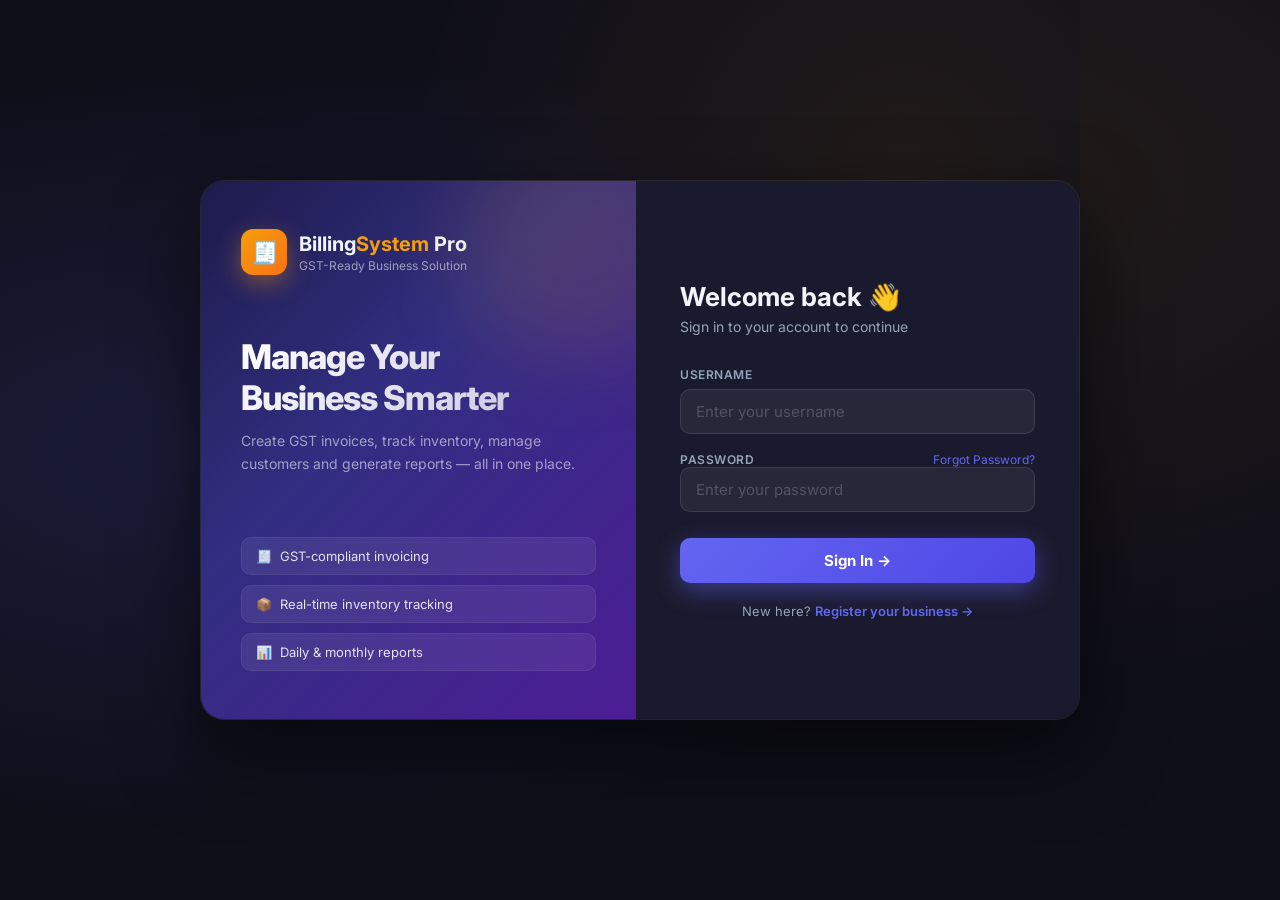
<file: src/main/resources/static/login.html>
<!DOCTYPE html>
<html lang="en">
<head>
  <meta charset="UTF-8"/>
  <meta name="viewport" content="width=device-width, initial-scale=1.0"/>
  <title>Login — BillingSystem Pro</title>
  <link rel="preconnect" href="https://fonts.googleapis.com"/>
  <link href="https://fonts.googleapis.com/css2?family=Inter:wght@300;400;500;600;700;800&display=swap" rel="stylesheet"/>
  <style>
    *, *::before, *::after { box-sizing: border-box; margin: 0; padding: 0; }
    :root {
      --primary: #6366f1;
      --primary-dark: #4f46e5;
      --accent: #f59e0b;
      --bg: #0f0f1a;
      --card: #1a1a2e;
      --border: rgba(255,255,255,0.08);
      --text: #f1f5f9;
      --muted: #94a3b8;
    }
    html, body {
      height: 100%; font-family: 'Inter', sans-serif;
      background: radial-gradient(ellipse at 20% 50%, rgba(99,102,241,0.15) 0%, transparent 60%),
                  radial-gradient(ellipse at 80% 20%, rgba(245,158,11,0.08) 0%, transparent 50%),
                  #0f0f1a;
      color: var(--text);
      display: flex; align-items: center; justify-content: center; min-height: 100vh;
    }
    .login-wrapper {
      display: flex; width: 880px; min-height: 540px;
      border-radius: 24px; overflow: hidden;
      box-shadow: 0 32px 80px rgba(0,0,0,0.6);
      border: 1px solid var(--border);
    }
    /* Branding */
    .brand-panel {
      flex: 1;
      background: linear-gradient(135deg, #1e1b4b 0%, #312e81 40%, #4c1d95 100%);
      padding: 48px 40px; display: flex; flex-direction: column; justify-content: space-between;
      position: relative; overflow: hidden;
    }
    .brand-panel::before {
      content: ''; position: absolute; top: -60px; right: -60px;
      width: 240px; height: 240px; border-radius: 50%;
      background: rgba(245,158,11,0.12); filter: blur(40px);
    }
    .brand-logo { display: flex; align-items: center; gap: 12px; }
    .brand-icon {
      width: 46px; height: 46px;
      background: linear-gradient(135deg, #f59e0b, #f97316);
      border-radius: 12px; display: flex; align-items: center; justify-content: center;
      font-size: 22px; box-shadow: 0 8px 24px rgba(245,158,11,0.4); flex-shrink: 0;
    }
    .brand-name { font-size: 20px; font-weight: 700; }
    .brand-name span { color: #f59e0b; }
    .brand-tagline { font-size: 12px; color: rgba(255,255,255,0.55); margin-top: 2px; }
    .brand-hero h1 {
      font-size: 34px; font-weight: 800; line-height: 1.2; letter-spacing: -1px;
      background: linear-gradient(135deg, #fff, rgba(255,255,255,0.7));
      -webkit-background-clip: text; -webkit-text-fill-color: transparent;
    }
    .brand-hero p { color: rgba(255,255,255,0.55); font-size: 14px; margin-top: 12px; line-height: 1.6; }
    .features { display: flex; flex-direction: column; gap: 10px; }
    .feature {
      display: flex; align-items: center; gap: 10px;
      background: rgba(255,255,255,0.07); border-radius: 10px;
      padding: 10px 14px; font-size: 13px; color: rgba(255,255,255,0.85);
      border: 1px solid rgba(255,255,255,0.07);
    }
    /* Form panel */
    .form-panel {
      flex: 1; background: #1a1a2e; padding: 48px 44px;
      display: flex; flex-direction: column; justify-content: center;
    }
    .form-title { font-size: 26px; font-weight: 700; margin-bottom: 6px; }
    .form-sub { color: var(--muted); font-size: 14px; margin-bottom: 32px; }
    .field { margin-bottom: 18px; }
    .field label { display: block; font-size: 12px; font-weight: 600; color: var(--muted); margin-bottom: 7px; text-transform: uppercase; letter-spacing: 0.5px; }
    .field input {
      width: 100%; background: rgba(255,255,255,0.06); border: 1px solid rgba(255,255,255,0.1);
      border-radius: 10px; padding: 12px 15px; font-size: 15px; color: #fff;
      font-family: 'Inter', sans-serif; outline: none;
      transition: border-color 0.2s, box-shadow 0.2s;
    }
    .field input:focus { border-color: #6366f1; box-shadow: 0 0 0 3px rgba(99,102,241,0.2); }
    .field input::placeholder { color: rgba(255,255,255,0.2); }
    .btn-submit {
      width: 100%; padding: 13px; border: none; border-radius: 10px; cursor: pointer;
      background: linear-gradient(135deg, #6366f1, #4f46e5); color: #fff;
      font-size: 15px; font-weight: 700; font-family: 'Inter', sans-serif;
      box-shadow: 0 8px 24px rgba(99,102,241,0.45); margin-top: 8px;
      transition: transform 0.15s, box-shadow 0.15s;
    }
    .btn-submit:hover { transform: translateY(-1px); box-shadow: 0 12px 32px rgba(99,102,241,0.55); }
    .success-box {
      background: rgba(34,197,94,0.12); border: 1px solid rgba(34,197,94,0.3);
      border-radius: 8px; padding: 10px 14px; font-size: 13px; color: #86efac;
      margin-bottom: 18px;
    }
    .error-box {
      background: rgba(239,68,68,0.12); border: 1px solid rgba(239,68,68,0.3);
      border-radius: 8px; padding: 10px 14px; font-size: 13px; color: #fca5a5;
      margin-bottom: 18px;
    }
    .hint-box {
      margin-top: 24px; padding: 14px 16px;
      background: rgba(99,102,241,0.08); border-radius: 10px;
      border: 1px solid rgba(99,102,241,0.18);
      font-size: 12px; color: var(--muted); line-height: 1.8;
    }
    .hint-box strong { color: #e2e8f0; }
    @media (max-width: 700px) {
      .login-wrapper { flex-direction: column; width: 95vw; }
      .brand-panel { min-height: 200px; padding: 28px 20px; }
      .brand-hero h1 { font-size: 24px; }
      .form-panel { padding: 28px 20px; }
    }
  </style>
</head>
<body>
  <div class="login-wrapper">
    <div class="brand-panel">
      <div class="brand-logo">
        <div class="brand-icon">🧾</div>
        <div>
          <div class="brand-name">Billing<span>System</span> Pro</div>
          <div class="brand-tagline">GST-Ready Business Solution</div>
        </div>
      </div>
      <div class="brand-hero">
        <h1>Manage Your<br/>Business Smarter</h1>
        <p>Create GST invoices, track inventory, manage customers and generate reports — all in one place.</p>
      </div>
      <div class="features">
        <div class="feature">🧾 &nbsp;GST-compliant invoicing</div>
        <div class="feature">📦 &nbsp;Real-time inventory tracking</div>
        <div class="feature">📊 &nbsp;Daily &amp; monthly reports</div>
      </div>
    </div>

    <div class="form-panel">
      <div class="form-title">Welcome back 👋</div>
      <div class="form-sub">Sign in to your account to continue</div>

      <!-- Registration success -->
      <div id="successBox" class="success-box" style="display:none">
        ✅ Business registered successfully! Please sign in.
      </div>

      <div id="errBox" class="error-box" style="display:none">
        ⚠️ Invalid username or password. Please try again.
      </div>

      <!-- Spring Security processes POST /login itself -->
      <form method="POST" action="/login">
        <div class="field">
          <label for="username">Username</label>
          <input type="text" id="username" name="username"
                 placeholder="Enter your username" required
                 autocomplete="username"/>
        </div>
        <div class="field">
          <div style="display:flex; justify-content:space-between; align-items:center;">
            <label for="password" style="margin:0;">Password</label>
            <a href="#" onclick="showForgotModal(event)" style="font-size:12px; color:#6366f1; text-decoration:none;">Forgot Password?</a>
          </div>
          <input type="password" id="password" name="password"
                 placeholder="Enter your password" required
                 autocomplete="current-password"/>
        </div>
        <button type="submit" class="btn-submit" id="signInBtn">
          Sign In &rarr;
        </button>
      </form>

      <div style="text-align:center;margin-top:20px;font-size:13px;color:var(--muted)">
        New here? <a href="/register" style="color:#6366f1;font-weight:600;text-decoration:none">Register your business →</a>
      </div>
    </div>
  </div>

  <script>
    const p = new URLSearchParams(location.search);
    const errBox = document.getElementById('errBox');
    if (p.get('error') !== null) {
      errBox.style.display = 'block';
      setTimeout(() => { errBox.style.display = 'none'; }, 4000);
      document.querySelectorAll('input').forEach(input => {
        input.addEventListener('input', () => {
          errBox.style.display = 'none';
        });
      });
    }
    if (p.get('registered') !== null) {
      document.getElementById('successBox').style.display = 'block';
    }
  </script>

  <!-- Forgot Password Modal -->
  <div id="forgotModal" style="display:none; position:fixed; top:0; left:0; width:100%; height:100%; background:rgba(0,0,0,0.5); z-index:100; align-items:center; justify-content:center;">
    <div style="background:#fff; padding:30px; border-radius:12px; width:100%; max-width:400px; box-shadow:0 10px 25px rgba(0,0,0,0.2);">
      <h3 style="margin-top:0; font-size:20px; font-weight:700; color:#1e293b;">Reset Password</h3>
      
      <div id="forgotStep1">
        <p style="font-size:13px; color:#64748b; margin-bottom:20px;">Enter your username to receive an OTP on your registered email address.</p>
        <div class="field">
          <label>Username</label>
          <input type="text" id="forgotUsername" placeholder="Admin username"/>
        </div>
        <button type="button" class="btn-submit" onclick="sendOtp()" id="btnSendOtp">Send OTP</button>
      </div>

      <div id="forgotStep2" style="display:none;">
        <p style="font-size:13px; color:#10b981; margin-bottom:20px;">OTP sent successfully! Please check your email.</p>
        <div class="field">
          <label>Enter 6-digit OTP</label>
          <input type="text" id="resetOtp" placeholder="123456"/>
        </div>
        <div class="field">
          <label>New Password</label>
          <input type="password" id="resetNewPw" placeholder="Min 6 characters"/>
        </div>
        <button type="button" class="btn-submit" onclick="resetPassword()" id="btnResetPw">Reset Password</button>
      </div>

      <div style="text-align:center; margin-top:15px;">
        <a href="#" onclick="hideForgotModal(event)" style="font-size:13px; color:#64748b; text-decoration:none;">Cancel</a>
      </div>
    </div>
  </div>

  <script>
    function showForgotModal(e) {
      e.preventDefault();
      document.getElementById('forgotModal').style.display = 'flex';
      document.getElementById('forgotStep1').style.display = 'block';
      document.getElementById('forgotStep2').style.display = 'none';
      document.getElementById('forgotUsername').value = document.getElementById('username').value;
    }
    function hideForgotModal(e) {
      e.preventDefault();
      document.getElementById('forgotModal').style.display = 'none';
    }
    
    async function sendOtp() {
      const username = document.getElementById('forgotUsername').value.trim();
      if (!username) return alert('Username required');
      document.getElementById('btnSendOtp').textContent = 'Sending...';
      try {
        const res = await fetch('/api/auth/forgot-password', {
          method: 'POST',
          headers:{'Content-Type':'application/json'},
          body: JSON.stringify({username})
        });
        const data = await res.json();
        if (res.ok) {
          document.getElementById('forgotStep1').style.display = 'none';
          document.getElementById('forgotStep2').style.display = 'block';
        } else {
          alert(data.error || 'Failed to send OTP');
        }
      } catch (err) {
        alert('Server error');
      } finally {
        document.getElementById('btnSendOtp').textContent = 'Send OTP';
      }
    }

    async function resetPassword() {
      const username = document.getElementById('forgotUsername').value.trim();
      const otp = document.getElementById('resetOtp').value.trim();
      const newPassword = document.getElementById('resetNewPw').value;
      if (!otp || !newPassword) return alert('Fill all fields');
      document.getElementById('btnResetPw').textContent = 'Resetting...';
      try {
        const res = await fetch('/api/auth/reset-password', {
          method: 'POST',
          headers:{'Content-Type':'application/json'},
          body: JSON.stringify({username, otp, newPassword})
        });
        const data = await res.json();
        if (res.ok) {
          alert('Password reset successfully! You can now sign in.');
          document.getElementById('forgotModal').style.display = 'none';
        } else {
          alert(data.error || 'Failed to reset password');
        }
      } catch (err) {
        alert('Server error');
      } finally {
        document.getElementById('btnResetPw').textContent = 'Reset Password';
      }
    }
  </script>
</body>
</html>
</file>
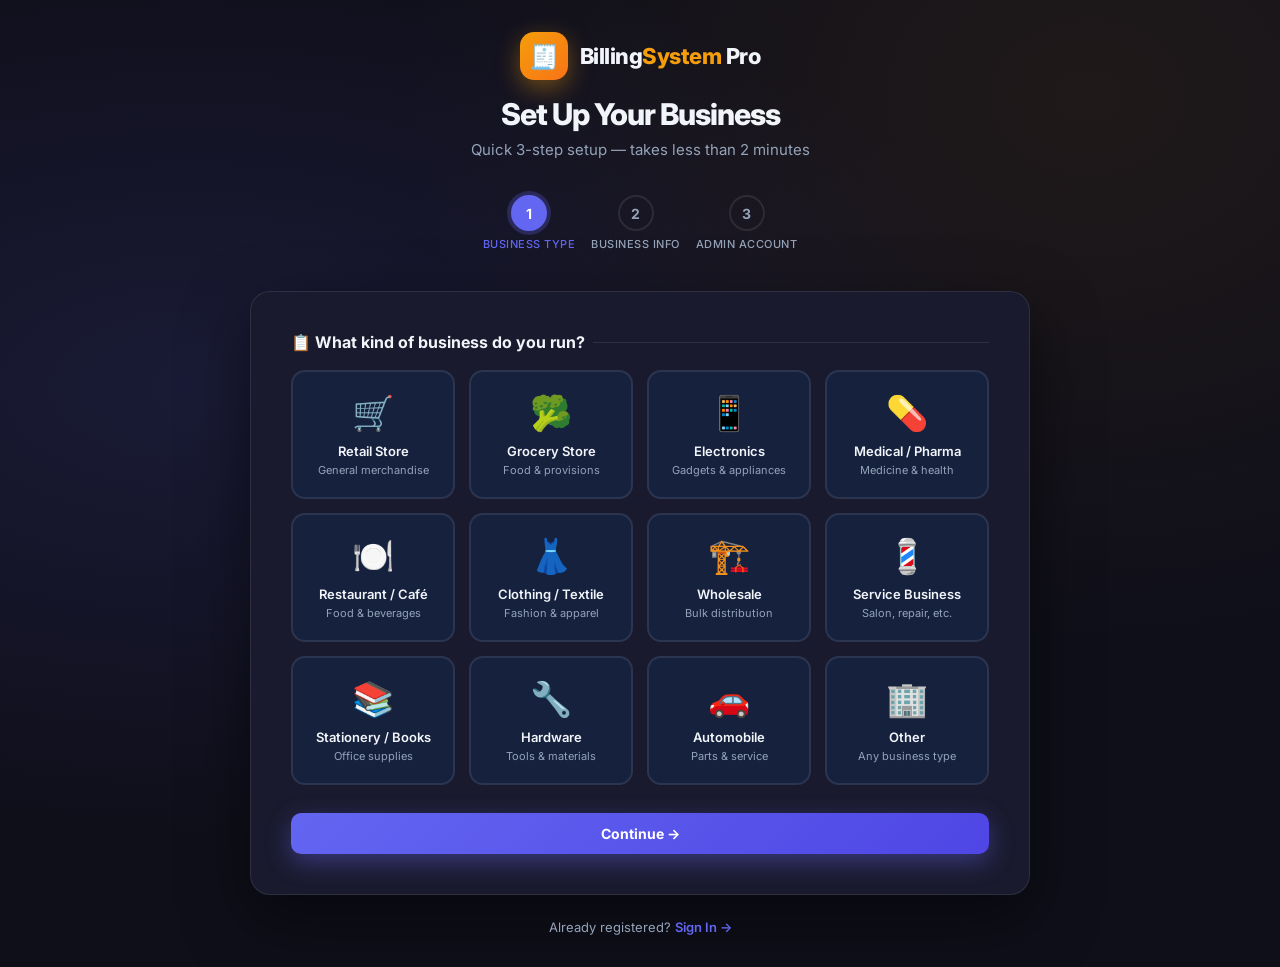
<file: src/main/resources/static/register.html>
<!DOCTYPE html>
<html lang="en">
<head>
  <meta charset="UTF-8"/>
  <meta name="viewport" content="width=device-width, initial-scale=1.0"/>
  <title>Register Your Business — BillingSystem Pro</title>
  <link href="https://fonts.googleapis.com/css2?family=Inter:wght@300;400;500;600;700;800&display=swap" rel="stylesheet"/>
  <style>
    *,*::before,*::after{box-sizing:border-box;margin:0;padding:0}
    :root{
      --primary:#6366f1;--primary-dark:#4f46e5;--accent:#f59e0b;
      --bg:#0f0f1a;--card:#1a1a2e;--card2:#16213e;
      --border:rgba(255,255,255,0.09);--text:#f1f5f9;--muted:#94a3b8;
      --success:#22c55e;--error:#ef4444;
    }
    html,body{min-height:100%;font-family:'Inter',sans-serif;background:var(--bg);color:var(--text)}
    body{
      background:radial-gradient(ellipse at 15% 40%,rgba(99,102,241,.13) 0%,transparent 55%),
                 radial-gradient(ellipse at 85% 10%,rgba(245,158,11,.07) 0%,transparent 45%),
                 var(--bg);
      display:flex;flex-direction:column;align-items:center;justify-content:flex-start;
      min-height:100vh;padding:32px 16px;
    }

    /* ── Header ─────────────────────────────────────────── */
    .reg-header{text-align:center;margin-bottom:36px}
    .brand{display:inline-flex;align-items:center;gap:12px;margin-bottom:16px}
    .brand-icon{width:48px;height:48px;background:linear-gradient(135deg,#f59e0b,#f97316);border-radius:14px;display:flex;align-items:center;justify-content:center;font-size:24px;box-shadow:0 8px 24px rgba(245,158,11,.4)}
    .brand-name{font-size:22px;font-weight:800;letter-spacing:-.5px}
    .brand-name span{color:var(--accent)}
    .reg-title{font-size:30px;font-weight:800;letter-spacing:-1px;margin-bottom:8px}
    .reg-sub{color:var(--muted);font-size:15px}

    /* ── Step indicator ──────────────────────────────────── */
    .steps{display:flex;align-items:center;gap:0;margin-bottom:40px}
    .step-item{display:flex;flex-direction:column;align-items:center;gap:6px}
    .step-num{width:36px;height:36px;border-radius:50%;display:flex;align-items:center;justify-content:center;font-size:14px;font-weight:700;border:2px solid var(--border);color:var(--muted);transition:.3s}
    .step-item.active .step-num{background:var(--primary);border-color:var(--primary);color:#fff;box-shadow:0 0 0 4px rgba(99,102,241,.25)}
    .step-item.done .step-num{background:var(--success);border-color:var(--success);color:#fff}
    .step-label{font-size:11px;color:var(--muted);font-weight:500;text-transform:uppercase;letter-spacing:.5px}
    .step-item.active .step-label{color:var(--primary)}
    .step-line{flex:1;height:2px;background:var(--border);margin:0 8px;margin-bottom:20px;transition:.3s}
    .step-line.done{background:var(--success)}

    /* ── Card ────────────────────────────────────────────── */
    .reg-card{background:var(--card);border:1px solid var(--border);border-radius:20px;width:100%;max-width:780px;padding:40px;box-shadow:0 24px 64px rgba(0,0,0,.5)}

    /* ── Step panels ─────────────────────────────────────── */
    .step-panel{display:none}
    .step-panel.active{display:block}

    /* ── Business type grid ──────────────────────────────── */
    .biz-type-grid{display:grid;grid-template-columns:repeat(auto-fill,minmax(150px,1fr));gap:14px;margin-bottom:28px}
    .biz-card{
      background:var(--card2);border:2px solid var(--border);border-radius:14px;
      padding:20px 12px;text-align:center;cursor:pointer;
      transition:border-color .2s,transform .15s,box-shadow .2s;
      user-select:none;
    }
    .biz-card:hover{border-color:rgba(99,102,241,.4);transform:translateY(-2px)}
    .biz-card.selected{border-color:var(--primary);background:rgba(99,102,241,.1);box-shadow:0 0 0 3px rgba(99,102,241,.2)}
    .biz-card .icon{font-size:34px;margin-bottom:10px;display:block}
    .biz-card .name{font-size:13px;font-weight:600;color:var(--text)}
    .biz-card .desc{font-size:11px;color:var(--muted);margin-top:4px}

    /* ── Form elements ───────────────────────────────────── */
    .form-row{display:grid;grid-template-columns:1fr 1fr;gap:18px;margin-bottom:20px}
    .form-row.single{grid-template-columns:1fr}
    .form-row.triple{grid-template-columns:1fr 1fr 1fr}
    .field{display:flex;flex-direction:column;gap:7px}
    .field label{font-size:12px;font-weight:600;color:var(--muted);text-transform:uppercase;letter-spacing:.5px}
    .field input,.field select{
      background:rgba(255,255,255,.05);border:1px solid rgba(255,255,255,.1);
      border-radius:10px;padding:11px 14px;font-size:14px;color:var(--text);
      font-family:'Inter',sans-serif;outline:none;
      transition:border-color .2s,box-shadow .2s;width:100%;
    }
    .field input:focus,.field select:focus{border-color:var(--primary);box-shadow:0 0 0 3px rgba(99,102,241,.18)}
    .field input::placeholder{color:rgba(255,255,255,.2)}
    .field select option{background:#1a1a2e;color:var(--text)}
    .field .hint{font-size:11px;color:var(--muted)}
    .field input.error-input{border-color:var(--error)}

    /* Password strength */
    .pwd-strength{height:4px;border-radius:4px;background:rgba(255,255,255,.07);margin-top:6px;overflow:hidden}
    .pwd-strength-bar{height:100%;border-radius:4px;width:0;transition:width .3s,background .3s}

    /* Section heading */
    .section-title{font-size:16px;font-weight:700;margin-bottom:18px;display:flex;align-items:center;gap:8px}
    .section-title::after{content:'';flex:1;height:1px;background:var(--border)}

    /* ── Buttons ─────────────────────────────────────────── */
    .btn-row{display:flex;gap:12px;margin-top:28px}
    .btn{padding:12px 24px;border:none;border-radius:10px;cursor:pointer;font-size:14px;font-weight:700;font-family:'Inter',sans-serif;transition:transform .15s,box-shadow .15s,opacity .15s}
    .btn-primary{background:linear-gradient(135deg,var(--primary),var(--primary-dark));color:#fff;box-shadow:0 8px 24px rgba(99,102,241,.4);flex:1}
    .btn-primary:hover{transform:translateY(-1px);box-shadow:0 12px 32px rgba(99,102,241,.5)}
    .btn-secondary{background:rgba(255,255,255,.07);color:var(--muted);border:1px solid var(--border)}
    .btn-secondary:hover{background:rgba(255,255,255,.1);color:var(--text)}

    /* ── Success check list ──────────────────────────────── */
    .check-list{list-style:none;display:flex;flex-direction:column;gap:10px;margin-top:8px}
    .check-list li{display:flex;align-items:center;gap:10px;font-size:14px;color:rgba(255,255,255,.75)}
    .check-list li::before{content:'✅';font-size:16px}

    /* ── Alert ───────────────────────────────────────────── */
    .alert{background:rgba(239,68,68,.1);border:1px solid rgba(239,68,68,.3);border-radius:8px;padding:10px 14px;font-size:13px;color:#fca5a5;margin-bottom:20px;display:none}
    .alert.show{display:block}

    /* ── Login link ──────────────────────────────────────── */
    .login-link{text-align:center;margin-top:24px;font-size:13px;color:var(--muted)}
    .login-link a{color:var(--primary);text-decoration:none;font-weight:600}
    .login-link a:hover{text-decoration:underline}

    @media(max-width:620px){
      .biz-type-grid{grid-template-columns:repeat(3,1fr)}
      .form-row{grid-template-columns:1fr}
      .form-row.triple{grid-template-columns:1fr 1fr}
      .reg-card{padding:24px 16px}
    }
  </style>
</head>
<body>

  <div class="reg-header">
    <div class="brand">
      <div class="brand-icon">🧾</div>
      <div class="brand-name">Billing<span>System</span> Pro</div>
    </div>
    <div class="reg-title">Set Up Your Business</div>
    <div class="reg-sub">Quick 3-step setup — takes less than 2 minutes</div>
  </div>

  <!-- Step Indicator -->
  <div class="steps">
    <div class="step-item active" id="si-1">
      <div class="step-num">1</div>
      <div class="step-label">Business Type</div>
    </div>
    <div class="step-line" id="sl-1"></div>
    <div class="step-item" id="si-2">
      <div class="step-num">2</div>
      <div class="step-label">Business Info</div>
    </div>
    <div class="step-line" id="sl-2"></div>
    <div class="step-item" id="si-3">
      <div class="step-num">3</div>
      <div class="step-label">Admin Account</div>
    </div>
  </div>

  <div class="reg-card">
    <div id="alertBox" class="alert"></div>
    <form method="POST" action="/register" id="regForm">

      <!-- ══════════════ STEP 1: Business Type ══════════════ -->
      <div class="step-panel active" id="panel-1">
        <div class="section-title">📋 What kind of business do you run?</div>
        <div class="biz-type-grid">
          <div class="biz-card" data-type="RETAIL" onclick="selectType(this)">
            <span class="icon">🛒</span>
            <div class="name">Retail Store</div>
            <div class="desc">General merchandise</div>
          </div>
          <div class="biz-card" data-type="GROCERY" onclick="selectType(this)">
            <span class="icon">🥦</span>
            <div class="name">Grocery Store</div>
            <div class="desc">Food & provisions</div>
          </div>
          <div class="biz-card" data-type="ELECTRONICS" onclick="selectType(this)">
            <span class="icon">📱</span>
            <div class="name">Electronics</div>
            <div class="desc">Gadgets & appliances</div>
          </div>
          <div class="biz-card" data-type="PHARMACY" onclick="selectType(this)">
            <span class="icon">💊</span>
            <div class="name">Medical / Pharma</div>
            <div class="desc">Medicine & health</div>
          </div>
          <div class="biz-card" data-type="RESTAURANT" onclick="selectType(this)">
            <span class="icon">🍽️</span>
            <div class="name">Restaurant / Café</div>
            <div class="desc">Food & beverages</div>
          </div>
          <div class="biz-card" data-type="CLOTHING" onclick="selectType(this)">
            <span class="icon">👗</span>
            <div class="name">Clothing / Textile</div>
            <div class="desc">Fashion & apparel</div>
          </div>
          <div class="biz-card" data-type="WHOLESALE" onclick="selectType(this)">
            <span class="icon">🏗️</span>
            <div class="name">Wholesale</div>
            <div class="desc">Bulk distribution</div>
          </div>
          <div class="biz-card" data-type="SERVICE" onclick="selectType(this)">
            <span class="icon">💈</span>
            <div class="name">Service Business</div>
            <div class="desc">Salon, repair, etc.</div>
          </div>
          <div class="biz-card" data-type="STATIONERY" onclick="selectType(this)">
            <span class="icon">📚</span>
            <div class="name">Stationery / Books</div>
            <div class="desc">Office supplies</div>
          </div>
          <div class="biz-card" data-type="HARDWARE" onclick="selectType(this)">
            <span class="icon">🔧</span>
            <div class="name">Hardware</div>
            <div class="desc">Tools & materials</div>
          </div>
          <div class="biz-card" data-type="AUTOMOBILE" onclick="selectType(this)">
            <span class="icon">🚗</span>
            <div class="name">Automobile</div>
            <div class="desc">Parts & service</div>
          </div>
          <div class="biz-card" data-type="OTHER" onclick="selectType(this)">
            <span class="icon">🏢</span>
            <div class="name">Other</div>
            <div class="desc">Any business type</div>
          </div>
        </div>
        <input type="hidden" name="businessType" id="bizTypeInput" required/>
        <div class="btn-row">
          <button type="button" class="btn btn-primary" onclick="nextStep(2)">Continue →</button>
        </div>
      </div>

      <!-- ══════════════ STEP 2: Business Info ══════════════ -->
      <div class="step-panel" id="panel-2">
        <div class="section-title">🏪 Tell us about your business</div>
        <div class="form-row">
          <div class="field">
            <label>Business Name *</label>
            <input type="text" name="businessName" id="businessName" placeholder="e.g. Sharma Electronics" required/>
          </div>
          <div class="field">
            <label>Owner / Proprietor Name</label>
            <input type="text" name="ownerName" placeholder="e.g. Rajesh Sharma"/>
          </div>
        </div>
        <div class="form-row">
          <div class="field">
            <label>Phone Number *</label>
            <input type="tel" name="phone" id="bizPhone" placeholder="+91 98765 43210" required/>
          </div>
          <div class="field">
            <label>Email Address</label>
            <input type="email" name="email" placeholder="contact@yourbusiness.com"/>
          </div>
        </div>
        <div class="form-row single">
          <div class="field">
            <label>Address Line</label>
            <input type="text" name="addressLine1" placeholder="Shop No., Street, Area"/>
          </div>
        </div>
        <div class="form-row triple">
          <div class="field">
            <label>City</label>
            <input type="text" name="city" placeholder="Mumbai"/>
          </div>
          <div class="field">
            <label>State</label>
            <select name="state">
              <option value="">Select State</option>
              <option>Andhra Pradesh</option><option>Arunachal Pradesh</option><option>Assam</option>
              <option>Bihar</option><option>Chhattisgarh</option><option>Goa</option>
              <option>Gujarat</option><option>Haryana</option><option>Himachal Pradesh</option>
              <option>Jharkhand</option><option>Karnataka</option><option>Kerala</option>
              <option>Madhya Pradesh</option><option>Maharashtra</option><option>Manipur</option>
              <option>Meghalaya</option><option>Mizoram</option><option>Nagaland</option>
              <option>Odisha</option><option>Punjab</option><option>Rajasthan</option>
              <option>Sikkim</option><option>Tamil Nadu</option><option>Telangana</option>
              <option>Tripura</option><option>Uttar Pradesh</option><option>Uttarakhand</option>
              <option>West Bengal</option>
              <option>Delhi</option><option>Jammu &amp; Kashmir</option><option>Ladakh</option>
              <option>Chandigarh</option><option>Puducherry</option>
            </select>
          </div>
          <div class="field">
            <label>Pincode</label>
            <input type="text" name="pincode" placeholder="400001" maxlength="6"/>
          </div>
        </div>
        <div class="section-title" style="margin-top:8px">🧾 Tax &amp; Invoice Settings</div>
        <div class="form-row">
          <div class="field">
            <label>GSTIN <span style="color:var(--muted);font-weight:400">(optional)</span></label>
            <input type="text" name="gstin" id="gstinInput" placeholder="22AAAAA0000A1Z5" maxlength="15"
                   oninput="this.value=this.value.toUpperCase()"/>
            <span class="hint">Leave blank if not GST registered</span>
          </div>
          <div class="field">
            <label>Invoice Prefix</label>
            <input type="text" name="invoicePrefix" placeholder="INV" value="INV" maxlength="6"
                   oninput="this.value=this.value.toUpperCase()"/>
            <span class="hint">e.g. INV → INV-20250101-0001</span>
          </div>
        </div>
        <div class="btn-row">
          <button type="button" class="btn btn-secondary" onclick="nextStep(1)">← Back</button>
          <button type="button" class="btn btn-primary" onclick="nextStep(3)">Continue →</button>
        </div>
      </div>

      <!-- ══════════════ STEP 3: Admin Account ══════════════ -->
      <div class="step-panel" id="panel-3">
        <div class="section-title">🔐 Create your admin account</div>
        <div class="form-row">
          <div class="field">
            <label>Admin Full Name</label>
            <input type="text" name="adminFullName" placeholder="e.g. Rajesh Sharma"/>
          </div>
          <div class="field">
            <label>Username *</label>
            <input type="text" name="adminUsername" id="adminUsername" placeholder="e.g. admin" required
                   minlength="3" autocomplete="username"/>
            <span class="hint">Min 3 characters, no spaces</span>
          </div>
        </div>
        <div class="form-row">
          <div class="field">
            <label>Password *</label>
            <input type="password" name="adminPassword" id="adminPassword" placeholder="Min 6 characters"
                   required minlength="6" autocomplete="new-password" oninput="checkPwdStrength(this.value)"/>
            <div class="pwd-strength"><div class="pwd-strength-bar" id="strengthBar"></div></div>
            <span class="hint" id="strengthLabel">Enter a strong password</span>
          </div>
          <div class="field">
            <label>Confirm Password *</label>
            <input type="password" id="confirmPassword" placeholder="Re-enter password"
                   required autocomplete="new-password"/>
          </div>
        </div>

        <!-- Summary preview -->
        <div style="background:rgba(99,102,241,.08);border:1px solid rgba(99,102,241,.2);border-radius:12px;padding:18px;margin-top:8px">
          <div style="font-size:13px;font-weight:600;margin-bottom:12px;color:var(--primary)">📋 Registration Summary</div>
          <ul class="check-list">
            <li id="sum-type">Business type not selected</li>
            <li id="sum-name">Business name not entered</li>
            <li id="sum-admin">Admin username not set</li>
          </ul>
        </div>

        <div class="btn-row">
          <button type="button" class="btn btn-secondary" onclick="nextStep(2)">← Back</button>
          <button type="submit" class="btn btn-primary" id="submitBtn">🚀 Register &amp; Get Started</button>
        </div>
      </div>

    </form><!-- /regForm -->
  </div>

  <div class="login-link">
    Already registered? <a href="/login">Sign In →</a>
  </div>

<script>
let currentStep = 1;
let selectedType = '';

const typeLabels = {
  RETAIL:'Retail Store', GROCERY:'Grocery Store', ELECTRONICS:'Electronics',
  PHARMACY:'Medical / Pharma', RESTAURANT:'Restaurant / Café', CLOTHING:'Clothing / Textile',
  WHOLESALE:'Wholesale', SERVICE:'Service Business', STATIONERY:'Stationery / Books',
  HARDWARE:'Hardware', AUTOMOBILE:'Automobile', OTHER:'Other Business'
};

function selectType(el) {
  document.querySelectorAll('.biz-card').forEach(c => c.classList.remove('selected'));
  el.classList.add('selected');
  selectedType = el.dataset.type;
  document.getElementById('bizTypeInput').value = selectedType;
  document.getElementById('sum-type').textContent = typeLabels[selectedType] + ' selected';
}

function showAlert(msg) {
  const b = document.getElementById('alertBox');
  b.textContent = '⚠️ ' + msg;
  b.classList.add('show');
  b.scrollIntoView({behavior:'smooth',block:'nearest'});
}
function hideAlert() { document.getElementById('alertBox').classList.remove('show'); }

function nextStep(step) {
  hideAlert();

  // Validate current step before going forward
  if (step > currentStep) {
    if (currentStep === 1) {
      if (!selectedType) { showAlert('Please select your business type to continue.'); return; }
    }
    if (currentStep === 2) {
      const bn = document.getElementById('businessName').value.trim();
      const ph = document.getElementById('bizPhone').value.trim();
      if (!bn) { showAlert('Business name is required.'); return; }
      if (!ph) { showAlert('Phone number is required.'); return; }
      // Update summary
      document.getElementById('sum-name').textContent = bn + ' (' + typeLabels[selectedType] + ')';
    }
    if (currentStep === 3) {
      const u = document.getElementById('adminUsername').value.trim();
      if (!u || u.length < 3) { showAlert('Username must be at least 3 characters.'); return; }
      document.getElementById('sum-admin').textContent = 'Admin: @' + u;
    }
  }

  // Mark done / active
  document.getElementById('si-' + currentStep).classList.remove('active');
  if (step > currentStep) {
    document.getElementById('si-' + currentStep).classList.add('done');
    if (currentStep < 3) document.getElementById('sl-' + currentStep).classList.add('done');
  } else {
    document.getElementById('si-' + currentStep).classList.remove('done');
  }

  document.getElementById('panel-' + currentStep).classList.remove('active');
  currentStep = step;
  document.getElementById('panel-' + step).classList.add('active');
  document.getElementById('si-' + step).classList.add('active');
  document.getElementById('si-' + step).classList.remove('done');
  window.scrollTo({top:0,behavior:'smooth'});
}

// Password strength
function checkPwdStrength(v) {
  let score = 0;
  if (v.length >= 6) score++;
  if (v.length >= 10) score++;
  if (/[A-Z]/.test(v)) score++;
  if (/[0-9]/.test(v)) score++;
  if (/[^A-Za-z0-9]/.test(v)) score++;
  const bar = document.getElementById('strengthBar');
  const label = document.getElementById('strengthLabel');
  const colors = ['','#ef4444','#f97316','#f59e0b','#84cc16','#22c55e'];
  const labels = ['','Too weak','Weak','Fair','Strong','Very strong'];
  bar.style.width = (score * 20) + '%';
  bar.style.background = colors[score] || '#ef4444';
  label.textContent = labels[score] || '';
  label.style.color = colors[score] || 'var(--muted)';
}

// Form submission validation
document.getElementById('regForm').addEventListener('submit', function(e) {
  e.preventDefault();
  hideAlert();

  const pwd = document.getElementById('adminPassword').value;
  const cpwd = document.getElementById('confirmPassword').value;
  const u = document.getElementById('adminUsername').value.trim();

  if (pwd.length < 6) { showAlert('Password must be at least 6 characters.'); return; }
  if (pwd !== cpwd) { showAlert('Passwords do not match. Please re-enter.'); return; }
  if (/\s/.test(u)) { showAlert('Username cannot contain spaces.'); return; }

  // Update summary before submit
  document.getElementById('sum-admin').textContent = 'Admin: @' + u;

  const btn = document.getElementById('submitBtn');
  btn.disabled = true;
  btn.textContent = '⏳ Setting up your business...';
  this.submit();
});

// Update summary live
document.getElementById('adminUsername').addEventListener('input', function() {
  document.getElementById('sum-admin').textContent = 'Admin: @' + (this.value.trim() || '...');
});

// Show flash error from server (URL ?error=...)
const params = new URLSearchParams(location.search);
if (params.get('error')) showAlert(decodeURIComponent(params.get('error')));
</script>
</body>
</html>
</file>
